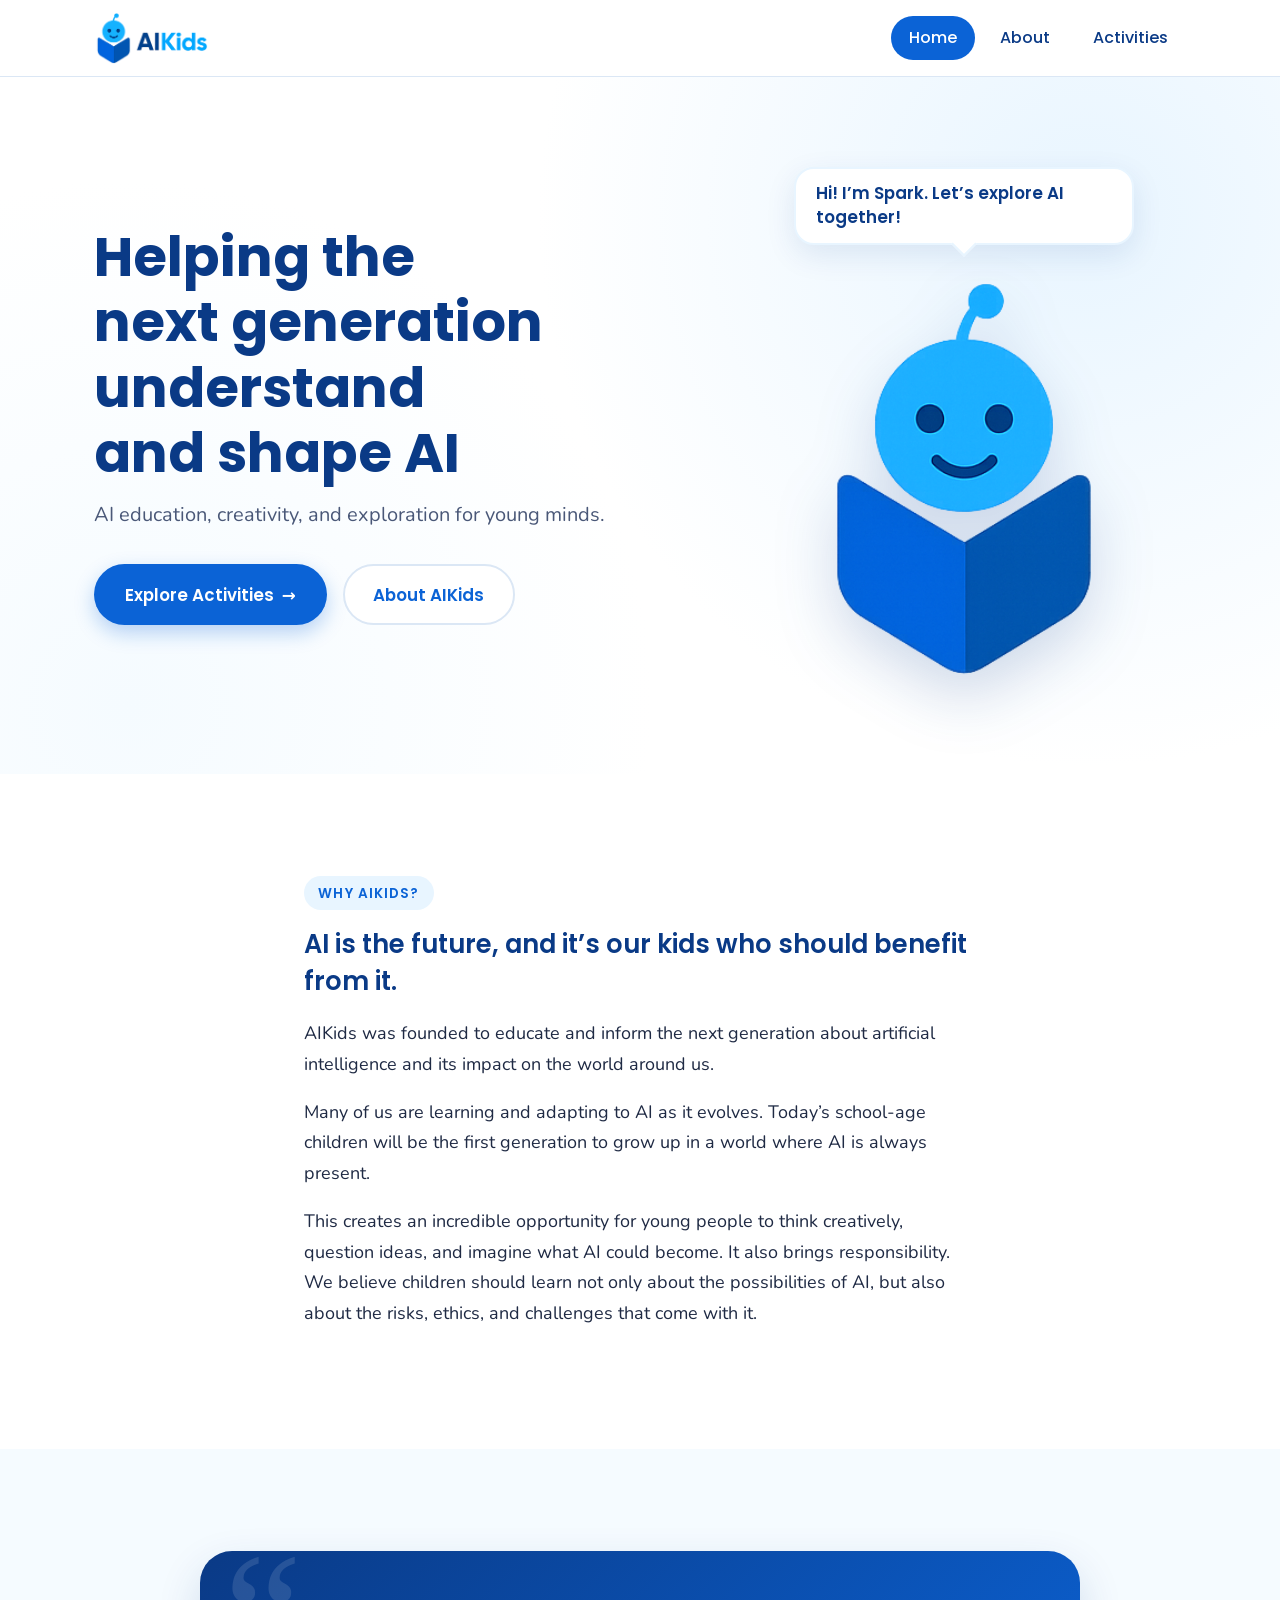
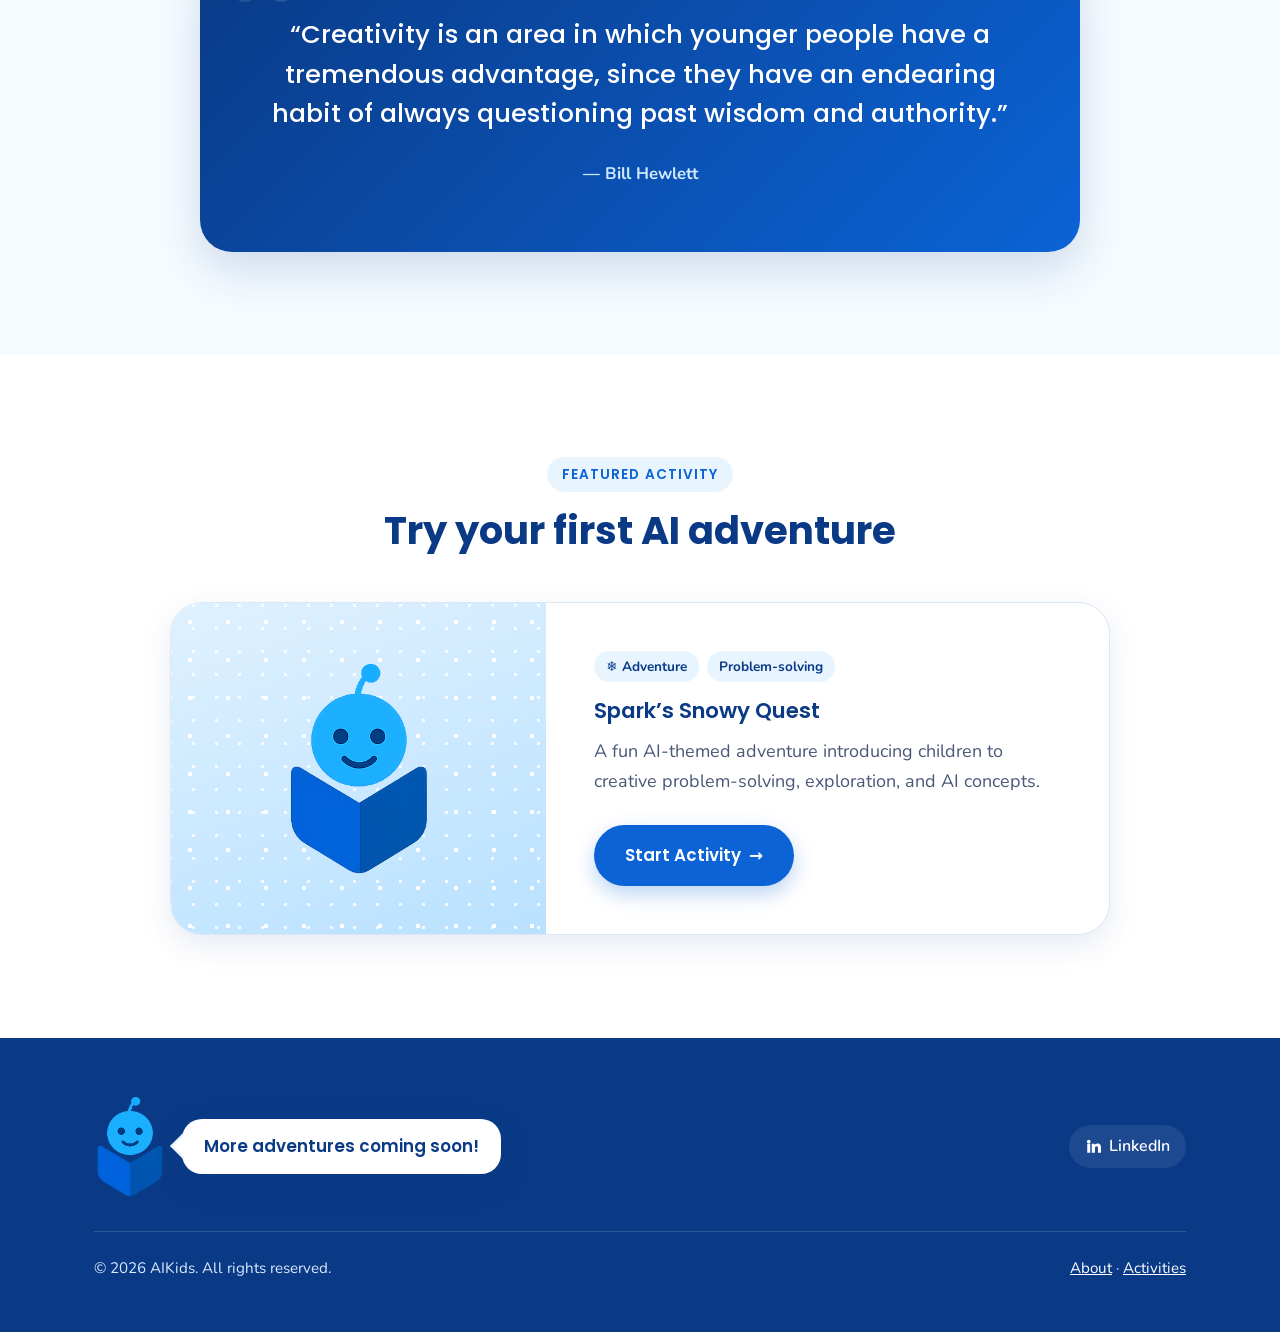
<file: index.html>
<!DOCTYPE html>
<html lang="en-GB">
<head>
  <meta charset="UTF-8">
  <meta name="viewport" content="width=device-width, initial-scale=1.0">

  <!-- EDITABLE: page title & description (shown in Google and browser tabs) -->
  <title>AIKids — Helping the next generation understand and shape AI</title>
  <meta name="description" content="AIKids is a hub for AI education, creativity and exploration for young minds. Meet Spark and try our fun AI activities.">

  <!-- Social sharing preview -->
  <meta property="og:title" content="AIKids">
  <meta property="og:description" content="AI education, creativity, and exploration for young minds.">
  <meta property="og:image" content="images/aikids-logo.png">
  <meta name="theme-color" content="#0b63d6">

  <link rel="icon" type="image/png" href="assets/favicon.png">
  <link rel="apple-touch-icon" href="assets/apple-touch-icon.png">

  <!-- Fonts: Poppins (headings) + Nunito (body text) -->
  <link rel="preconnect" href="https://fonts.googleapis.com">
  <link rel="preconnect" href="https://fonts.gstatic.com" crossorigin>
  <link href="https://fonts.googleapis.com/css2?family=Nunito:wght@400;600;700&family=Poppins:wght@500;600;700&display=swap" rel="stylesheet">

  <link rel="stylesheet" href="style.css">
  <!-- Marks that JavaScript is on, so fade-in effects don't flash -->
  <script>document.documentElement.classList.add("js");</script>
  <script src="script.js" defer></script>
</head>
<body>
  <a class="skip-link" href="#main">Skip to content</a>

  <!-- ================= HEADER (same on every page) ================= -->
  <header class="site-header">
    <nav class="container nav" aria-label="Main">
      <a class="nav__logo" href="index.html" aria-label="AIKids home">
        <img src="images/aikids-logo.png" alt="AIKids" width="480" height="218">
      </a>

      <button class="nav__toggle" type="button" aria-expanded="false" aria-controls="nav-links" aria-label="Open menu">
        <span class="nav__toggle-bar"></span>
      </button>

      <!-- aria-current="page" highlights the page you are on -->
      <ul class="nav__links" id="nav-links">
        <li><a href="index.html" aria-current="page">Home</a></li>
        <li><a href="about.html">About</a></li>
        <li><a href="activities.html">Activities</a></li>
      </ul>
    </nav>
  </header>

  <main id="main">

    <!-- ================= HERO ================= -->
    <section class="hero">
      <div class="container hero__inner">
        <div class="hero__text fade-in">
          <!-- EDITABLE: main headline and sub-heading -->
          <h1>Helping the next generation understand and shape AI</h1>
          <p class="hero__subtitle">AI education, creativity, and exploration for young minds.</p>
          <div class="hero__actions">
            <a class="btn btn--primary" href="activities.html">Explore Activities <span class="btn__arrow" aria-hidden="true">→</span></a>
            <a class="btn btn--secondary" href="about.html">About AIKids</a>
          </div>
        </div>

        <!-- Spark the mascot with a speech bubble -->
        <div class="hero__mascot">
          <p class="speech-bubble speech-bubble--down">Hi! I’m Spark. Let’s explore AI together!</p>
          <img class="hero__mascot-img float" src="images/spark.png" alt="Spark, the friendly blue AIKids robot, reading a book" width="252" height="370">
        </div>
      </div>
    </section>

    <!-- ================= INTRODUCTION ================= -->
    <section class="section intro">
      <div class="container prose fade-in">
        <span class="eyebrow">Why AIKids?</span>
        <!-- EDITABLE: introduction paragraphs -->
        <p class="lead">AI is the future, and it’s our kids who should benefit from it.</p>
        <p>AIKids was founded to educate and inform the next generation about artificial intelligence and its impact on the world around us.</p>
        <p>Many of us are learning and adapting to AI as it evolves. Today’s school-age children will be the first generation to grow up in a world where AI is always present.</p>
        <p>This creates an incredible opportunity for young people to think creatively, question ideas, and imagine what AI could become. It also brings responsibility. We believe children should learn not only about the possibilities of AI, but also about the risks, ethics, and challenges that come with it.</p>
      </div>
    </section>

    <!-- ================= QUOTE ================= -->
    <section class="section section--tinted">
      <div class="container">
        <figure class="quote fade-in">
          <blockquote>
            <p>“Creativity is an area in which younger people have a tremendous advantage, since they have an endearing habit of always questioning past wisdom and authority.”</p>
          </blockquote>
          <figcaption><cite>— Bill Hewlett</cite></figcaption>
        </figure>
      </div>
    </section>

    <!-- ================= FEATURED ACTIVITY ================= -->
    <section class="section">
      <div class="container">
        <div class="section-heading fade-in">
          <span class="eyebrow">Featured activity</span>
          <h2>Try your first AI adventure</h2>
        </div>

        <!-- EDITABLE: featured activity card -->
        <article class="card card--featured fade-in">
          <div class="card__media card__media--snow">
            <img class="float--small" src="images/spark.png" alt="" width="252" height="370">
          </div>
          <div class="card__body">
            <ul class="tags">
              <li class="tag">❄️ Adventure</li>
              <li class="tag">Problem-solving</li>
            </ul>
            <h3>Spark’s Snowy Quest</h3>
            <p>A fun AI-themed adventure introducing children to creative problem-solving, exploration, and AI concepts.</p>
            <div>
              <a class="btn btn--primary" href="https://aikids-public.github.io/spark-snowy-code-quest/" target="_blank" rel="noopener">Start Activity <span class="btn__arrow" aria-hidden="true">→</span><span class="visually-hidden"> (opens in a new tab)</span></a>
            </div>
          </div>
        </article>
      </div>
    </section>

  </main>

  <!-- ================= FOOTER (same on every page) ================= -->
  <footer class="site-footer">
    <div class="container">
      <div class="footer__top">
        <div class="spark-says">
          <img class="spark-says__img float--small" src="images/spark.png" alt="" width="252" height="370">
          <p class="speech-bubble">More adventures coming soon!</p>
        </div>

        <!-- EDITABLE: replace the # link with your real social URL -->
        <ul class="footer__links" aria-label="Social links">
          <!-- HIDDEN FOR NOW: Contact link. To show it again, delete the comment markers around it.
            <li><a href="mailto:hello@example.com">✉️ Contact us</a></li>
          -->
          <li><a href="https://www.linkedin.com/company/aikids/" target="_blank" rel="noopener" aria-label="AIKids on LinkedIn (opens in a new tab)">
            <svg viewBox="0 0 24 24" aria-hidden="true"><path d="M4.98 3.5a2.5 2.5 0 1 1 0 5 2.5 2.5 0 0 1 0-5zM3 9h4v12H3zM9 9h3.8v1.7h.1c.5-1 1.8-2 3.7-2 4 0 4.7 2.6 4.7 6V21h-4v-5.6c0-1.3 0-3-1.9-3s-2.1 1.4-2.1 2.9V21H9z"/></svg>
            LinkedIn</a></li>
          <!-- HIDDEN FOR NOW: YouTube link. To show it again, delete the comment markers around it.
          <li><a href="#" aria-label="AIKids on YouTube (coming soon)">
            <svg viewBox="0 0 24 24" aria-hidden="true"><path d="M23.5 6.2a3 3 0 0 0-2.1-2.1C19.5 3.6 12 3.6 12 3.6s-7.5 0-9.4.5A3 3 0 0 0 .5 6.2 31 31 0 0 0 0 12a31 31 0 0 0 .5 5.8 3 3 0 0 0 2.1 2.1c1.9.5 9.4.5 9.4.5s7.5 0 9.4-.5a3 3 0 0 0 2.1-2.1A31 31 0 0 0 24 12a31 31 0 0 0-.5-5.8zM9.6 15.6V8.4l6.3 3.6z"/></svg>
            YouTube</a></li>
          -->
        </ul>
      </div>

      <div class="footer__bottom">
        <p>© <span id="year">2026</span> AIKids. All rights reserved.</p>
        <p><a href="about.html">About</a> · <a href="activities.html">Activities</a></p>
      </div>
    </div>
  </footer>
</body>
</html>
</file>
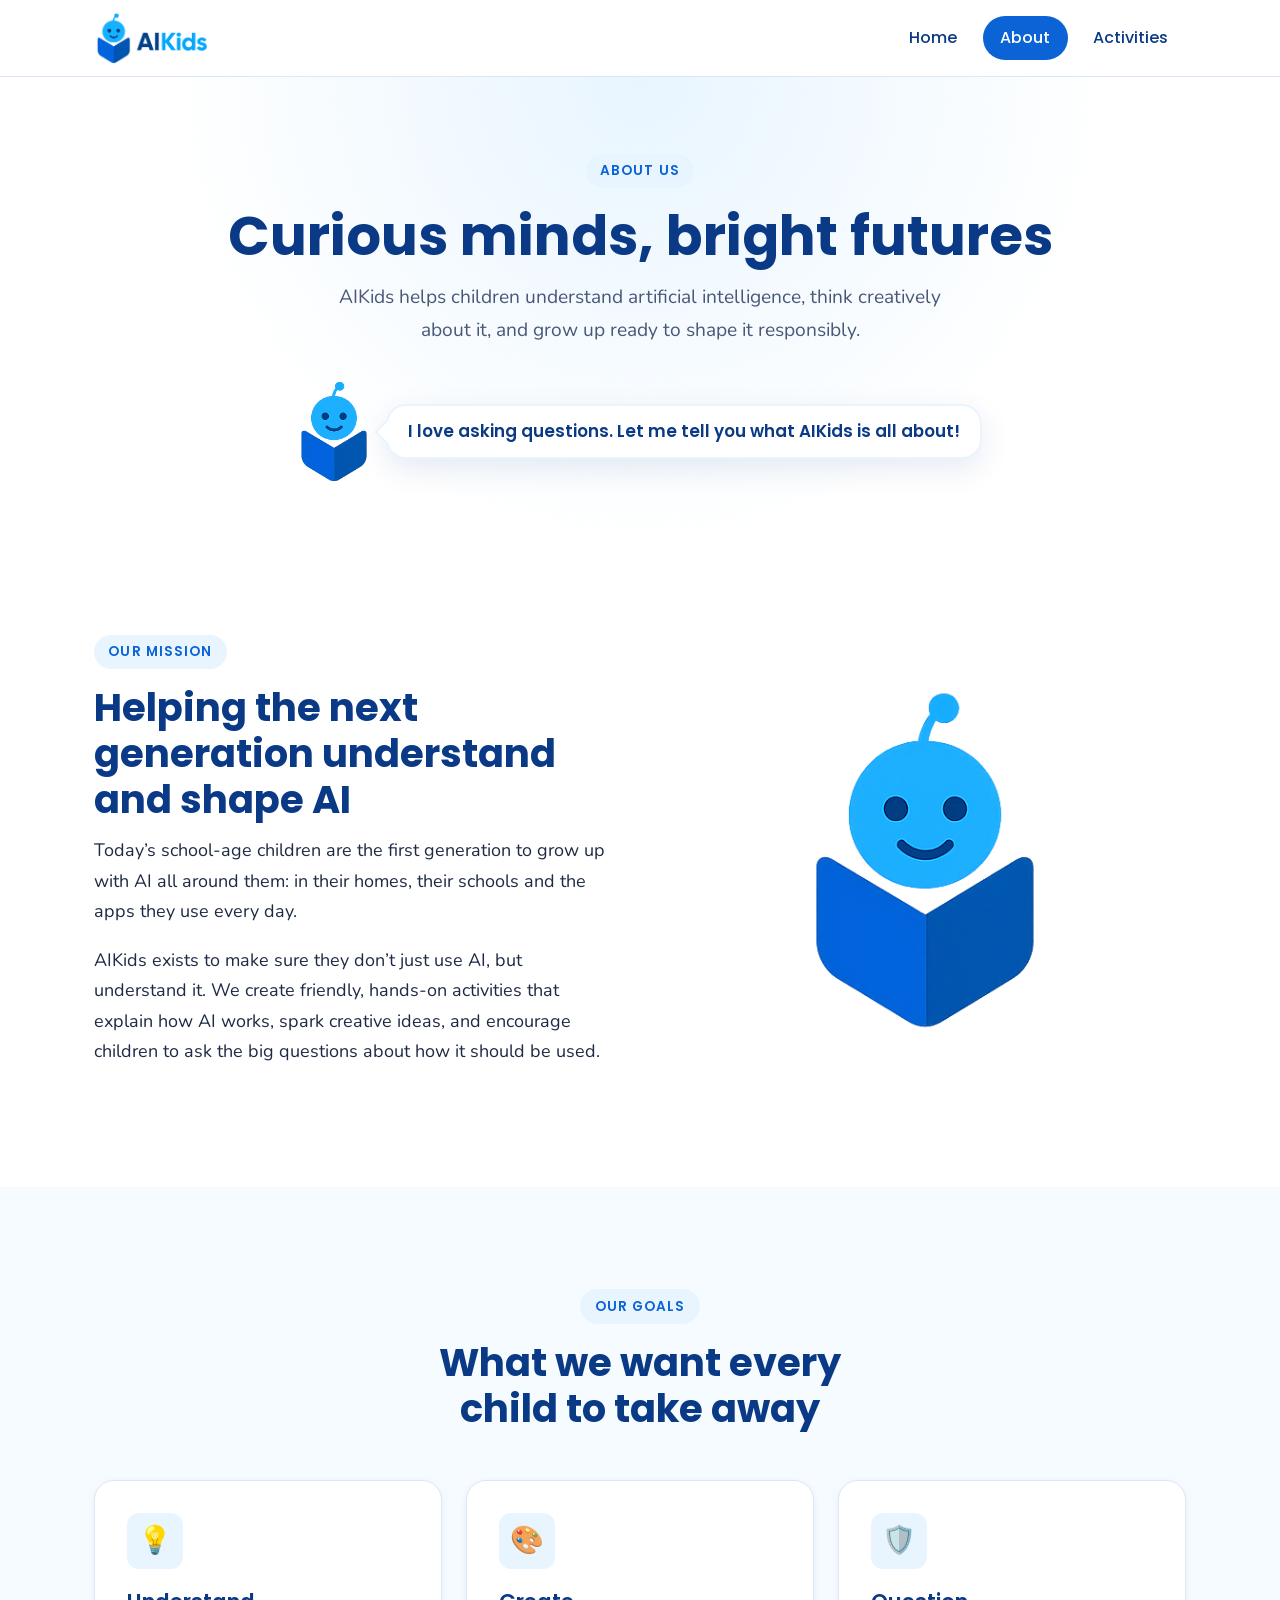
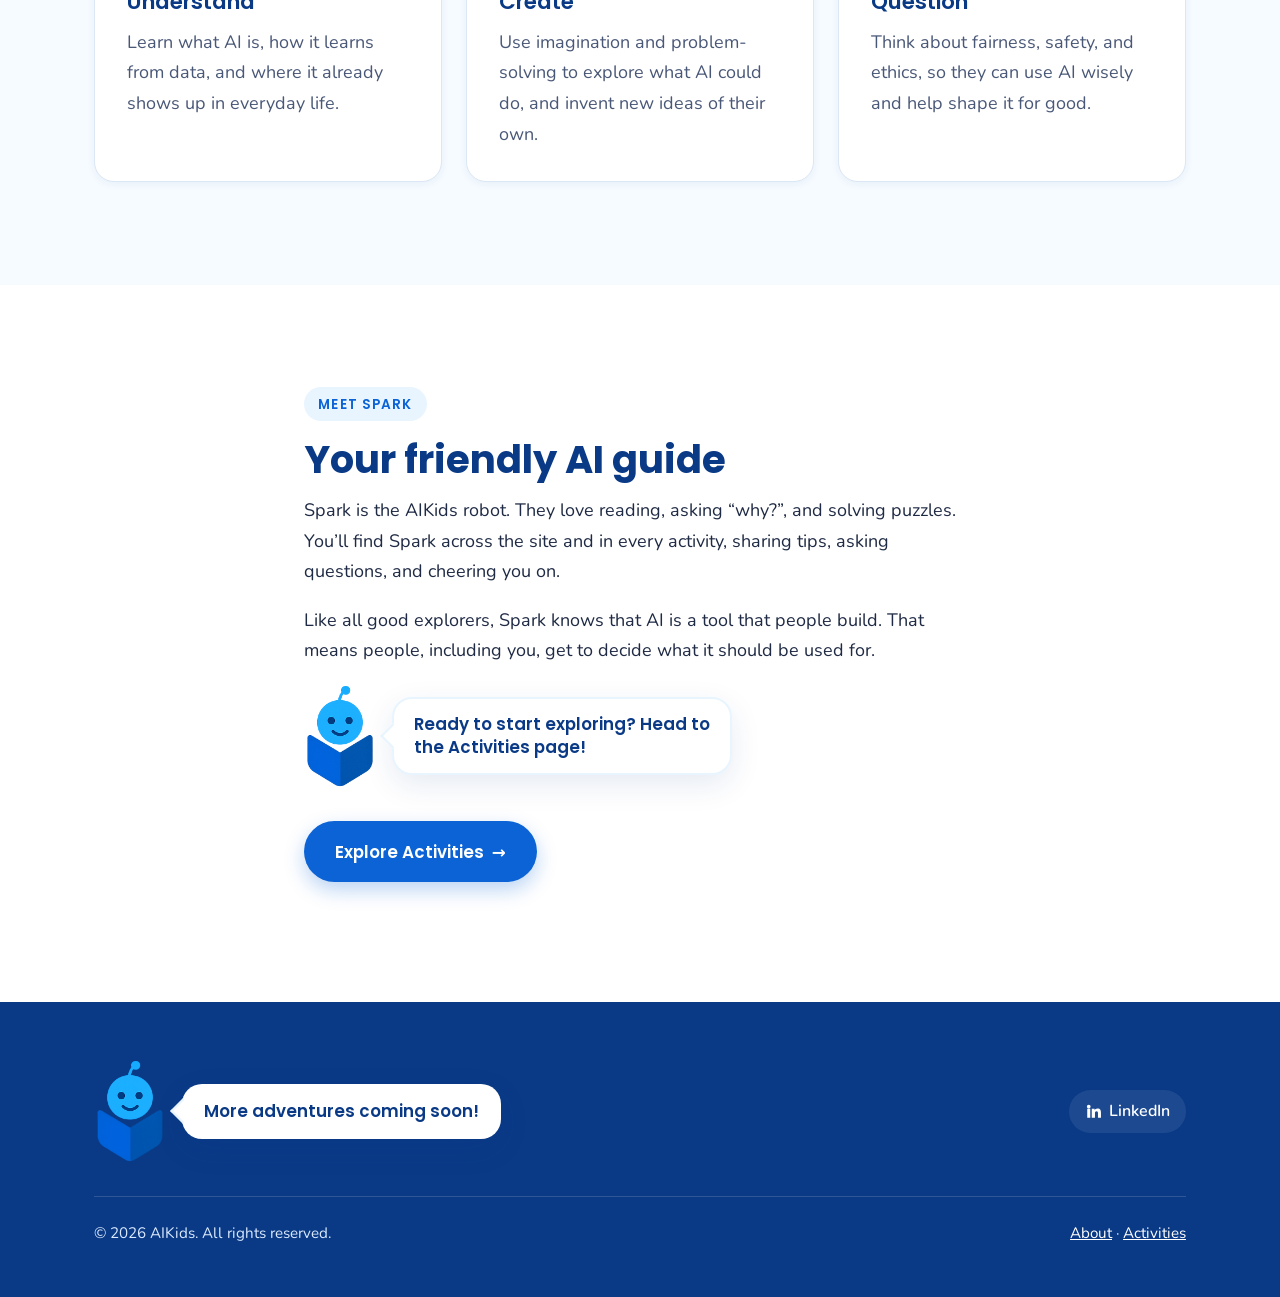
<file: about.html>
<!DOCTYPE html>
<html lang="en-GB">
<head>
  <meta charset="UTF-8">
  <meta name="viewport" content="width=device-width, initial-scale=1.0">

  <!-- EDITABLE: page title & description (shown in Google and browser tabs) -->
  <title>About AIKids — Our mission</title>
  <meta name="description" content="Learn about the AIKids mission: helping children understand AI, think creatively, and use it responsibly.">

  <!-- Social sharing preview -->
  <meta property="og:title" content="AIKids">
  <meta property="og:description" content="AI education, creativity, and exploration for young minds.">
  <meta property="og:image" content="images/aikids-logo.png">
  <meta name="theme-color" content="#0b63d6">

  <link rel="icon" type="image/png" href="assets/favicon.png">
  <link rel="apple-touch-icon" href="assets/apple-touch-icon.png">

  <!-- Fonts: Poppins (headings) + Nunito (body text) -->
  <link rel="preconnect" href="https://fonts.googleapis.com">
  <link rel="preconnect" href="https://fonts.gstatic.com" crossorigin>
  <link href="https://fonts.googleapis.com/css2?family=Nunito:wght@400;600;700&family=Poppins:wght@500;600;700&display=swap" rel="stylesheet">

  <link rel="stylesheet" href="style.css">
  <!-- Marks that JavaScript is on, so fade-in effects don't flash -->
  <script>document.documentElement.classList.add("js");</script>
  <script src="script.js" defer></script>
</head>
<body>
  <a class="skip-link" href="#main">Skip to content</a>

  <!-- ================= HEADER (same on every page) ================= -->
  <header class="site-header">
    <nav class="container nav" aria-label="Main">
      <a class="nav__logo" href="index.html" aria-label="AIKids home">
        <img src="images/aikids-logo.png" alt="AIKids" width="480" height="218">
      </a>

      <button class="nav__toggle" type="button" aria-expanded="false" aria-controls="nav-links" aria-label="Open menu">
        <span class="nav__toggle-bar"></span>
      </button>

      <!-- highlights the page you are on -->
      <ul class="nav__links" id="nav-links">
        <li><a href="index.html">Home</a></li>
        <li><a href="about.html" aria-current="page">About</a></li>
        <li><a href="activities.html">Activities</a></li>
      </ul>
    </nav>
  </header>

  <main id="main">

    <!-- ================= PAGE HERO ================= -->
    <section class="page-hero">
      <div class="container fade-in">
        <span class="eyebrow">About us</span>
        <h1>Curious minds, bright futures</h1>
        <p>AIKids helps children understand artificial intelligence, think creatively about it, and grow up ready to shape it responsibly.</p>
        <div class="spark-says spark-says--center">
          <img class="spark-says__img float" src="images/spark.png" alt="Spark the robot" width="252" height="370">
          <p class="speech-bubble">I love asking questions. Let me tell you what AIKids is all about!</p>
        </div>
      </div>
    </section>

    <!-- ================= MISSION ================= -->
    <section class="section">
      <div class="container split">
        <div class="fade-in">
          <span class="eyebrow">Our mission</span>
          <!-- EDITABLE: mission text -->
          <h2>Helping the next generation understand and shape AI</h2>
          <p>Today’s school-age children are the first generation to grow up with AI all around them: in their homes, their schools and the apps they use every day.</p>
          <p>AIKids exists to make sure they don’t just use AI, but understand it. We create friendly, hands-on activities that explain how AI works, spark creative ideas, and encourage children to ask the big questions about how it should be used.</p>
        </div>
        <div class="split__visual fade-in">
          <img class="float" src="images/spark.png" alt="Spark reading a book" width="252" height="370">
        </div>
      </div>
    </section>

    <!-- ================= GOALS ================= -->
    <section class="section section--tinted">
      <div class="container">
        <div class="section-heading fade-in">
          <span class="eyebrow">Our goals</span>
          <h2>What we want every child to take away</h2>
        </div>

        <!-- EDITABLE: goal cards (copy a <div class="goal"> block to add one) -->
        <div class="goals">
          <div class="goal fade-in">
            <div class="goal__icon" aria-hidden="true">💡</div>
            <h3>Understand</h3>
            <p>Learn what AI is, how it learns from data, and where it already shows up in everyday life.</p>
          </div>
          <div class="goal fade-in">
            <div class="goal__icon" aria-hidden="true">🎨</div>
            <h3>Create</h3>
            <p>Use imagination and problem-solving to explore what AI could do, and invent new ideas of their own.</p>
          </div>
          <div class="goal fade-in">
            <div class="goal__icon" aria-hidden="true">🛡️</div>
            <h3>Question</h3>
            <p>Think about fairness, safety, and ethics, so they can use AI wisely and help shape it for good.</p>
          </div>
        </div>
      </div>
    </section>

    <!-- ================= MEET SPARK ================= -->
    <section class="section">
      <div class="container prose fade-in">
        <span class="eyebrow">Meet Spark</span>
        <h2>Your friendly AI guide</h2>
        <p>Spark is the AIKids robot. They love reading, asking “why?”, and solving puzzles. You’ll find Spark across the site and in every activity, sharing tips, asking questions, and cheering you on.</p>
        <p>Like all good explorers, Spark knows that AI is a tool that people build. That means people, including you, get to decide what it should be used for.</p>
        <div class="spark-says">
          <img class="spark-says__img float--small" src="images/spark.png" alt="" width="252" height="370">
          <p class="speech-bubble">Ready to start exploring? Head to the Activities page!</p>
        </div>
        <p style="margin-top:2rem"><a class="btn btn--primary" href="activities.html">Explore Activities <span class="btn__arrow" aria-hidden="true">→</span></a></p>
      </div>
    </section>

  </main>

  <!-- ================= FOOTER (same on every page) ================= -->
  <footer class="site-footer">
    <div class="container">
      <div class="footer__top">
        <div class="spark-says">
          <img class="spark-says__img float--small" src="images/spark.png" alt="" width="252" height="370">
          <p class="speech-bubble">More adventures coming soon!</p>
        </div>

        <!-- EDITABLE: replace the # link with your real social URL -->
        <ul class="footer__links" aria-label="Social links">
          <!-- HIDDEN FOR NOW: Contact link. To show it again, delete the comment markers around it.
            <li><a href="mailto:hello@example.com">✉️ Contact us</a></li>
          -->
          <li><a href="https://www.linkedin.com/company/aikids/" target="_blank" rel="noopener" aria-label="AIKids on LinkedIn (opens in a new tab)">
            <svg viewBox="0 0 24 24" aria-hidden="true"><path d="M4.98 3.5a2.5 2.5 0 1 1 0 5 2.5 2.5 0 0 1 0-5zM3 9h4v12H3zM9 9h3.8v1.7h.1c.5-1 1.8-2 3.7-2 4 0 4.7 2.6 4.7 6V21h-4v-5.6c0-1.3 0-3-1.9-3s-2.1 1.4-2.1 2.9V21H9z"/></svg>
            LinkedIn</a></li>
          <!-- HIDDEN FOR NOW: YouTube link. To show it again, delete the comment markers around it.
          <li><a href="#" aria-label="AIKids on YouTube (coming soon)">
            <svg viewBox="0 0 24 24" aria-hidden="true"><path d="M23.5 6.2a3 3 0 0 0-2.1-2.1C19.5 3.6 12 3.6 12 3.6s-7.5 0-9.4.5A3 3 0 0 0 .5 6.2 31 31 0 0 0 0 12a31 31 0 0 0 .5 5.8 3 3 0 0 0 2.1 2.1c1.9.5 9.4.5 9.4.5s7.5 0 9.4-.5a3 3 0 0 0 2.1-2.1A31 31 0 0 0 24 12a31 31 0 0 0-.5-5.8zM9.6 15.6V8.4l6.3 3.6z"/></svg>
            YouTube</a></li>
          -->
        </ul>
      </div>

      <div class="footer__bottom">
        <p>© <span id="year">2026</span> AIKids. All rights reserved.</p>
        <p><a href="about.html">About</a> · <a href="activities.html">Activities</a></p>
      </div>
    </div>
  </footer>
</body>
</html>
</file>
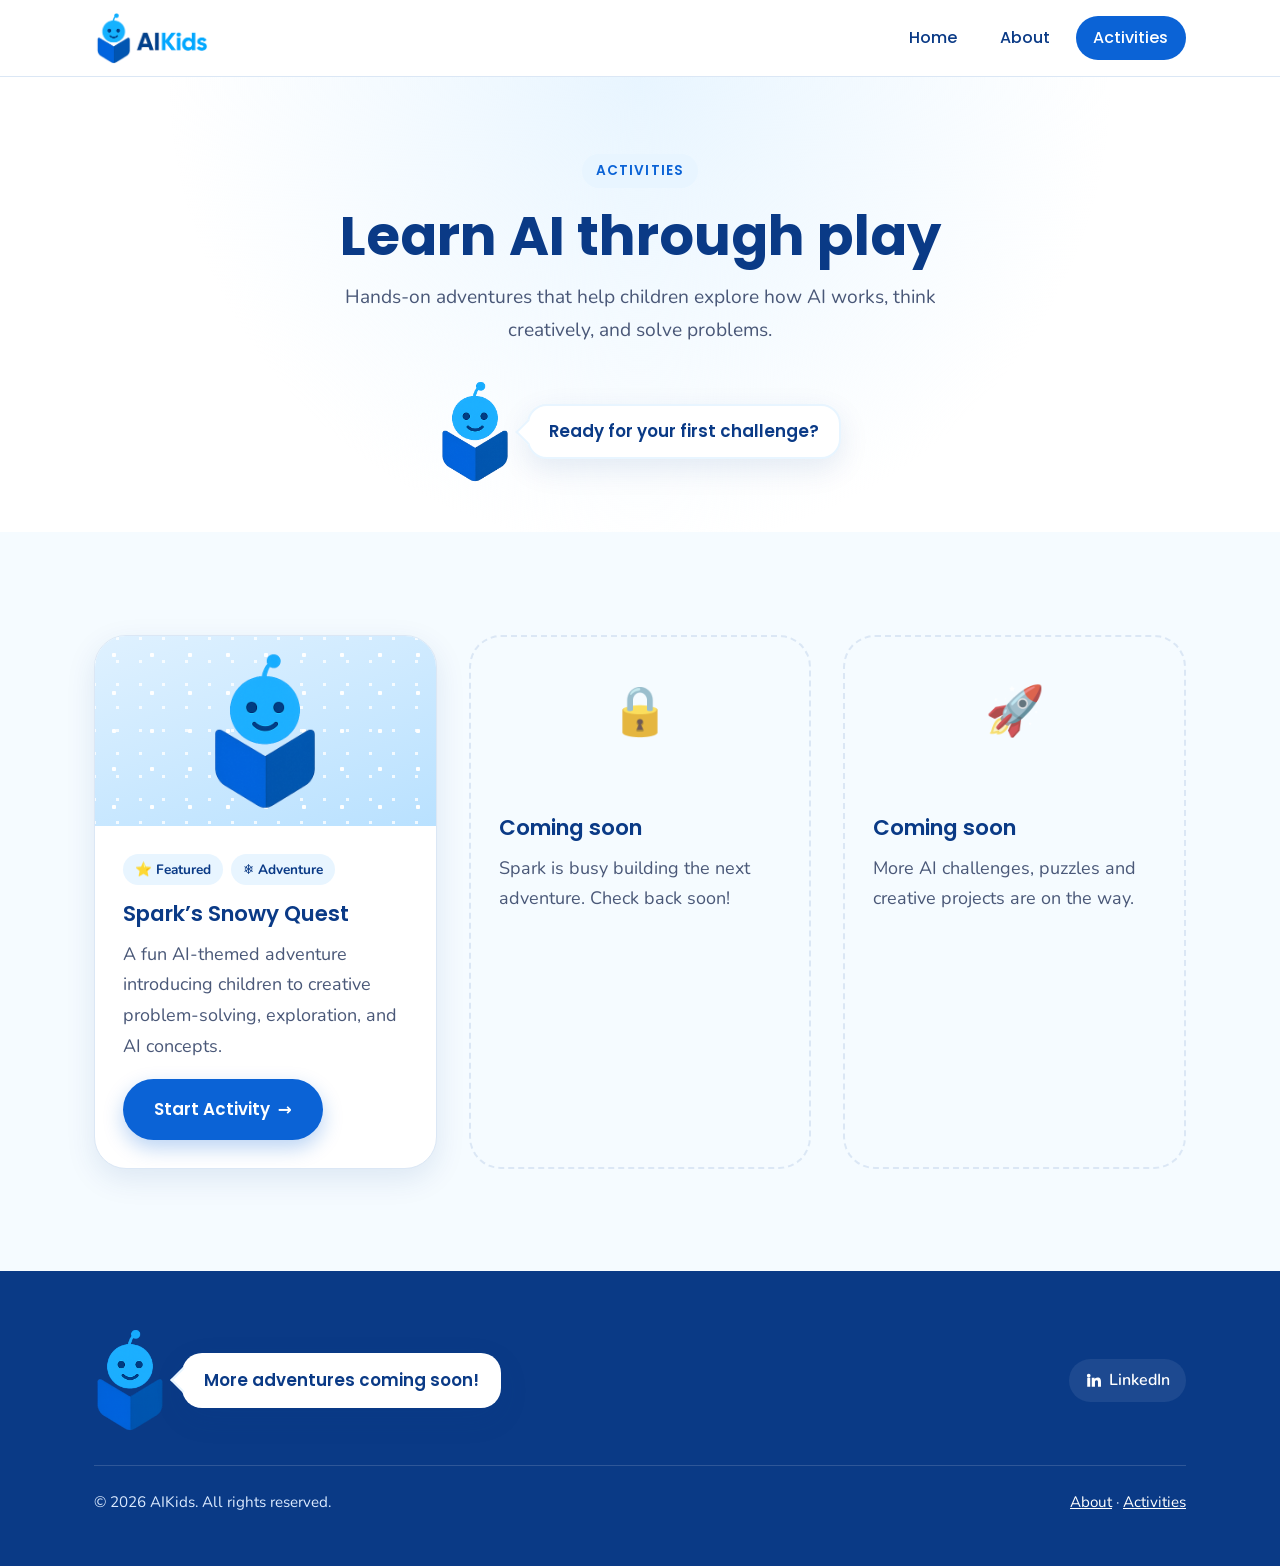
<file: activities.html>
<!DOCTYPE html>
<html lang="en-GB">
<head>
  <meta charset="UTF-8">
  <meta name="viewport" content="width=device-width, initial-scale=1.0">

  <!-- EDITABLE: page title & description (shown in Google and browser tabs) -->
  <title>Activities — AIKids</title>
  <meta name="description" content="Fun, hands-on AI activities for children, starting with Spark’s Snowy Quest.">

  <!-- Social sharing preview -->
  <meta property="og:title" content="AIKids">
  <meta property="og:description" content="AI education, creativity, and exploration for young minds.">
  <meta property="og:image" content="images/aikids-logo.png">
  <meta name="theme-color" content="#0b63d6">

  <link rel="icon" type="image/png" href="assets/favicon.png">
  <link rel="apple-touch-icon" href="assets/apple-touch-icon.png">

  <!-- Fonts: Poppins (headings) + Nunito (body text) -->
  <link rel="preconnect" href="https://fonts.googleapis.com">
  <link rel="preconnect" href="https://fonts.gstatic.com" crossorigin>
  <link href="https://fonts.googleapis.com/css2?family=Nunito:wght@400;600;700&family=Poppins:wght@500;600;700&display=swap" rel="stylesheet">

  <link rel="stylesheet" href="style.css">
  <!-- Marks that JavaScript is on, so fade-in effects don't flash -->
  <script>document.documentElement.classList.add("js");</script>
  <script src="script.js" defer></script>
</head>
<body>
  <a class="skip-link" href="#main">Skip to content</a>

  <!-- ================= HEADER (same on every page) ================= -->
  <header class="site-header">
    <nav class="container nav" aria-label="Main">
      <a class="nav__logo" href="index.html" aria-label="AIKids home">
        <img src="images/aikids-logo.png" alt="AIKids" width="480" height="218">
      </a>

      <button class="nav__toggle" type="button" aria-expanded="false" aria-controls="nav-links" aria-label="Open menu">
        <span class="nav__toggle-bar"></span>
      </button>

      <!-- highlights the page you are on -->
      <ul class="nav__links" id="nav-links">
        <li><a href="index.html">Home</a></li>
        <li><a href="about.html">About</a></li>
        <li><a href="activities.html" aria-current="page">Activities</a></li>
      </ul>
    </nav>
  </header>

  <main id="main">

    <!-- ================= PAGE HERO ================= -->
    <section class="page-hero">
      <div class="container fade-in">
        <span class="eyebrow">Activities</span>
        <h1>Learn AI through play</h1>
        <p>Hands-on adventures that help children explore how AI works, think creatively, and solve problems.</p>
        <div class="spark-says spark-says--center">
          <img class="spark-says__img float" src="images/spark.png" alt="Spark the robot" width="252" height="370">
          <p class="speech-bubble">Ready for your first challenge?</p>
        </div>
      </div>
    </section>

    <!-- ================= ACTIVITY CARDS =================
         HOW TO ADD A NEW ACTIVITY:
         1. Copy one whole <article class="card"> ... </article> block.
         2. Paste it inside <div class="activity-grid">, after the last real activity.
         3. Change the title, description, tags and the button link (href).
         4. Delete one of the "Coming soon" placeholder cards if you like.
         The grid automatically arranges cards for desktop, tablet and mobile.
    ====================================================== -->
    <section class="section section--tinted">
      <div class="container">
        <div class="activity-grid">

          <!-- ACTIVITY 1: Spark's Snowy Quest -->
          <article class="card fade-in">
            <div class="card__media card__media--snow">
              <img class="float--small" src="images/spark.png" alt="" width="252" height="370">
            </div>
            <div class="card__body">
              <ul class="tags">
                <li class="tag">⭐ Featured</li>
                <li class="tag">❄️ Adventure</li>
              </ul>
              <h3>Spark’s Snowy Quest</h3>
              <p>A fun AI-themed adventure introducing children to creative problem-solving, exploration, and AI concepts.</p>
              <div>
                <a class="btn btn--primary" href="https://aikids-public.github.io/spark-snowy-code-quest/" target="_blank" rel="noopener">Start Activity <span class="btn__arrow" aria-hidden="true">→</span><span class="visually-hidden"> (opens in a new tab)</span></a>
              </div>
            </div>
          </article>

          <!-- PLACEHOLDER: future activity -->
          <article class="card card--placeholder fade-in" aria-label="Activity coming soon">
            <div class="card__media" aria-hidden="true">🔒</div>
            <div class="card__body">
              <h3>Coming soon</h3>
              <p>Spark is busy building the next adventure. Check back soon!</p>
            </div>
          </article>

          <!-- PLACEHOLDER: future activity -->
          <article class="card card--placeholder fade-in" aria-label="Activity coming soon">
            <div class="card__media" aria-hidden="true">🚀</div>
            <div class="card__body">
              <h3>Coming soon</h3>
              <p>More AI challenges, puzzles and creative projects are on the way.</p>
            </div>
          </article>

        </div>
      </div>
    </section>

  </main>

  <!-- ================= FOOTER (same on every page) ================= -->
  <footer class="site-footer">
    <div class="container">
      <div class="footer__top">
        <div class="spark-says">
          <img class="spark-says__img float--small" src="images/spark.png" alt="" width="252" height="370">
          <p class="speech-bubble">More adventures coming soon!</p>
        </div>

        <!-- EDITABLE: replace the # link with your real social URL -->
        <ul class="footer__links" aria-label="Social links">
          <!-- HIDDEN FOR NOW: Contact link. To show it again, delete the comment markers around it.
            <li><a href="mailto:hello@example.com">✉️ Contact us</a></li>
          -->
          <li><a href="https://www.linkedin.com/company/aikids/" target="_blank" rel="noopener" aria-label="AIKids on LinkedIn (opens in a new tab)">
            <svg viewBox="0 0 24 24" aria-hidden="true"><path d="M4.98 3.5a2.5 2.5 0 1 1 0 5 2.5 2.5 0 0 1 0-5zM3 9h4v12H3zM9 9h3.8v1.7h.1c.5-1 1.8-2 3.7-2 4 0 4.7 2.6 4.7 6V21h-4v-5.6c0-1.3 0-3-1.9-3s-2.1 1.4-2.1 2.9V21H9z"/></svg>
            LinkedIn</a></li>
          <!-- HIDDEN FOR NOW: YouTube link. To show it again, delete the comment markers around it.
          <li><a href="#" aria-label="AIKids on YouTube (coming soon)">
            <svg viewBox="0 0 24 24" aria-hidden="true"><path d="M23.5 6.2a3 3 0 0 0-2.1-2.1C19.5 3.6 12 3.6 12 3.6s-7.5 0-9.4.5A3 3 0 0 0 .5 6.2 31 31 0 0 0 0 12a31 31 0 0 0 .5 5.8 3 3 0 0 0 2.1 2.1c1.9.5 9.4.5 9.4.5s7.5 0 9.4-.5a3 3 0 0 0 2.1-2.1A31 31 0 0 0 24 12a31 31 0 0 0-.5-5.8zM9.6 15.6V8.4l6.3 3.6z"/></svg>
            YouTube</a></li>
          -->
        </ul>
      </div>

      <div class="footer__bottom">
        <p>© <span id="year">2026</span> AIKids. All rights reserved.</p>
        <p><a href="about.html">About</a> · <a href="activities.html">Activities</a></p>
      </div>
    </div>
  </footer>
</body>
</html>
</file>
<file: style.css>
/* ==========================================================================
   AIKids — Main Stylesheet
   --------------------------------------------------------------------------
   HOW THIS FILE IS ORGANISED
   1.  Design tokens (colours, fonts, spacing)  <-- EDIT HERE to re-theme
   2.  Base / reset
   3.  Layout helpers
   4.  Header & navigation
   5.  Buttons
   6.  Spark mascot & speech bubbles
   7.  Hero
   8.  Content sections (intro, quote, about)
   9.  Activity cards
   10. Footer
   11. Animations (float + fade-in on scroll)
   12. Responsive tweaks (tablet / mobile)
   ========================================================================== */


/* 1. DESIGN TOKENS -----------------------------------------------------------
   Change these values to update colours/fonts across the WHOLE site.
   Colours are taken from the AIKids logo.
   ------------------------------------------------------------------------- */
:root {
  /* Brand colours */
  --navy: #0a3a86;        /* "AI" in the logo — headings & main text accents */
  --blue: #0b63d6;        /* Book blue — buttons & links (passes AA on white) */
  --blue-dark: #084aa3;   /* Button hover */
  --sky: #1aa7ff;         /* Spark's head / "Kids" — decoration only */
  --sky-soft: #e8f5ff;    /* Very light blue panels */
  --sky-softer: #f5fbff;  /* Alternate section background */

  /* Neutrals */
  --white: #ffffff;
  --text: #1f2a44;        /* Body text (high contrast) */
  --text-muted: #4a5878;  /* Secondary text (still AA on white) */
  --border: #dbe7f5;

  /* Fonts (loaded from Google Fonts in each HTML <head>) */
  --font-heading: "Poppins", system-ui, -apple-system, "Segoe UI", sans-serif;
  --font-body: "Nunito", system-ui, -apple-system, "Segoe UI", sans-serif;

  /* Shape & depth */
  --radius-sm: 12px;
  --radius: 20px;
  --radius-lg: 32px;
  --radius-pill: 999px;
  --shadow-sm: 0 2px 8px rgba(10, 58, 134, 0.06);
  --shadow: 0 10px 30px rgba(10, 58, 134, 0.10);
  --shadow-lg: 0 18px 44px rgba(10, 58, 134, 0.16);

  /* Layout */
  --max-width: 1140px;
  --section-space: clamp(4rem, 8vw, 6.5rem);
}


/* 2. BASE / RESET ---------------------------------------------------------- */
*,
*::before,
*::after {
  box-sizing: border-box;
}

html {
  scroll-behavior: smooth;
}

body {
  margin: 0;
  font-family: var(--font-body);
  font-size: 1.125rem;          /* 18px — comfortable for young readers */
  line-height: 1.7;
  color: var(--text);
  background: var(--white);
  -webkit-font-smoothing: antialiased;
}

img {
  max-width: 100%;
  height: auto;
  display: block;
}

h1, h2, h3 {
  font-family: var(--font-heading);
  color: var(--navy);
  line-height: 1.2;
  margin: 0 0 0.75rem;
  text-wrap: balance;   /* avoids a single word left alone on the last line */
}

h1 { font-size: clamp(2.1rem, 4.5vw, 3.4rem); font-weight: 700; }
h2 { font-size: clamp(1.7rem, 3.2vw, 2.4rem); font-weight: 700; }
h3 { font-size: 1.35rem; font-weight: 600; }

p { margin: 0 0 1.1rem; }

a { color: var(--blue); }
a:hover { color: var(--blue-dark); }

/* Clear keyboard focus ring for accessibility */
:focus-visible {
  outline: 3px solid var(--sky);
  outline-offset: 3px;
  border-radius: 6px;
}

/* "Skip to content" link — visible only when focused with keyboard */
.skip-link {
  position: absolute;
  left: 1rem;
  top: -4rem;
  background: var(--navy);
  color: var(--white);
  padding: 0.6rem 1rem;
  border-radius: var(--radius-sm);
  z-index: 200;
  text-decoration: none;
}
.skip-link:focus { top: 1rem; color: var(--white); }


/* 3. LAYOUT HELPERS -------------------------------------------------------- */
.container {
  width: 100%;
  max-width: var(--max-width);
  margin: 0 auto;
  padding: 0 1.5rem;
}

.section {
  padding: var(--section-space) 0;
}

.section--tinted {
  background: var(--sky-softer);
}

.section-heading {
  text-align: center;
  max-width: 700px;
  margin: 0 auto 3rem;
}

.section-heading p {
  color: var(--text-muted);
}

/* Small coloured label above headings, e.g. "FEATURED" */
.eyebrow {
  display: inline-block;
  font-family: var(--font-heading);
  font-size: 0.85rem;
  font-weight: 600;
  letter-spacing: 0.08em;
  text-transform: uppercase;
  color: var(--blue);
  background: var(--sky-soft);
  padding: 0.35rem 0.9rem;
  border-radius: var(--radius-pill);
  margin-bottom: 1rem;
}

/* Readable text column */
.prose {
  max-width: 720px;
  margin: 0 auto;
}


/* 4. HEADER & NAVIGATION --------------------------------------------------- */
.site-header {
  position: sticky;
  top: 0;
  z-index: 100;
  background: rgba(255, 255, 255, 0.94);
  backdrop-filter: blur(8px);
  -webkit-backdrop-filter: blur(8px);
  border-bottom: 1px solid var(--border);
}

.nav {
  display: flex;
  align-items: center;
  justify-content: space-between;
  min-height: 76px;
}

.nav__logo img {
  height: 52px;
  width: auto;
}

.nav__links {
  display: flex;
  gap: 0.5rem;
  list-style: none;
  margin: 0;
  padding: 0;
}

.nav__links a {
  display: block;
  font-family: var(--font-heading);
  font-weight: 500;
  font-size: 1rem;
  color: var(--navy);
  text-decoration: none;
  padding: 0.55rem 1.1rem;
  border-radius: var(--radius-pill);
  transition: background 0.2s ease, color 0.2s ease;
}

.nav__links a:hover {
  background: var(--sky-soft);
}

/* The current page is highlighted (set by aria-current="page" in the HTML) */
.nav__links a[aria-current="page"] {
  background: var(--blue);
  color: var(--white);
}

/* Mobile menu button — hidden on desktop */
.nav__toggle {
  display: none;
  background: var(--sky-soft);
  border: 0;
  border-radius: var(--radius-sm);
  width: 46px;
  height: 46px;
  cursor: pointer;
  padding: 0;
  align-items: center;
  justify-content: center;
}

.nav__toggle-bar,
.nav__toggle-bar::before,
.nav__toggle-bar::after {
  display: block;
  width: 22px;
  height: 2.5px;
  background: var(--navy);
  border-radius: 2px;
  position: relative;
  transition: transform 0.25s ease, background 0.25s ease;
}
.nav__toggle-bar::before,
.nav__toggle-bar::after {
  content: "";
  position: absolute;
  left: 0;
}
.nav__toggle-bar::before { top: -7px; }
.nav__toggle-bar::after  { top: 7px; }

/* Turn the "burger" into an X when the menu is open */
.nav__toggle[aria-expanded="true"] .nav__toggle-bar { background: transparent; }
.nav__toggle[aria-expanded="true"] .nav__toggle-bar::before { transform: translateY(7px) rotate(45deg); }
.nav__toggle[aria-expanded="true"] .nav__toggle-bar::after  { transform: translateY(-7px) rotate(-45deg); }


/* 5. BUTTONS --------------------------------------------------------------- */
.btn {
  display: inline-flex;
  align-items: center;
  gap: 0.5rem;
  font-family: var(--font-heading);
  font-weight: 600;
  font-size: 1.05rem;
  text-decoration: none;
  padding: 0.9rem 1.8rem;
  border-radius: var(--radius-pill);
  border: 2px solid transparent;
  cursor: pointer;
  transition: transform 0.2s ease, box-shadow 0.2s ease, background 0.2s ease;
}

.btn--primary {
  background: var(--blue);
  color: var(--white);
  box-shadow: 0 8px 20px rgba(11, 99, 214, 0.28);
}
.btn--primary:hover {
  background: var(--blue-dark);
  color: var(--white);
  transform: translateY(-2px);
  box-shadow: 0 12px 26px rgba(11, 99, 214, 0.34);
}

.btn--secondary {
  background: var(--white);
  color: var(--blue);
  border-color: var(--border);
}
.btn--secondary:hover {
  border-color: var(--blue);
  color: var(--blue-dark);
  transform: translateY(-2px);
}

.btn__arrow {
  transition: transform 0.2s ease;
}
.btn:hover .btn__arrow {
  transform: translateX(3px);
}


/* 6. SPARK MASCOT & SPEECH BUBBLES ----------------------------------------- */
/* Wrapper that holds Spark + their speech bubble side by side */
.spark-says {
  display: flex;
  align-items: center;
  gap: 1rem;
}

.spark-says--center {
  justify-content: center;
}

.spark-says__img {
  width: 72px;
  flex-shrink: 0;
}

.speech-bubble {
  position: relative;
  background: var(--white);
  color: var(--navy);
  font-family: var(--font-heading);
  font-weight: 600;
  font-size: 1.05rem;
  line-height: 1.4;
  padding: 0.85rem 1.25rem;
  border-radius: var(--radius);
  box-shadow: var(--shadow);
  border: 2px solid var(--sky-soft);
  max-width: 340px;
  margin: 0;
}

/* Stop page-hero paragraph spacing from pushing the bubble away from Spark */
.page-hero .speech-bubble {
  margin: 0;
  color: var(--navy);
  font-size: 1.05rem;
}

/* Little triangle "tail" pointing left towards Spark */
.speech-bubble::before {
  content: "";
  position: absolute;
  left: -10px;
  top: 50%;
  width: 18px;
  height: 18px;
  background: var(--white);
  border-left: 2px solid var(--sky-soft);
  border-bottom: 2px solid var(--sky-soft);
  transform: translateY(-50%) rotate(45deg);
}

/* Variant: tail points down (used above the hero mascot) */
.speech-bubble--down::before {
  left: 50%;
  top: auto;
  bottom: -10px;
  transform: translateX(-50%) rotate(-45deg);
}


/* 7. HERO ------------------------------------------------------------------ */
.hero {
  position: relative;
  overflow: hidden;
  padding: clamp(3rem, 7vw, 6rem) 0;
  background:
    radial-gradient(circle at 85% 20%, var(--sky-soft) 0, transparent 45%),
    radial-gradient(circle at 10% 90%, var(--sky-softer) 0, transparent 40%),
    var(--white);
}

.hero__inner {
  display: grid;
  grid-template-columns: 1.15fr 0.85fr;
  align-items: center;
  gap: 3rem;
}

.hero__subtitle {
  font-size: 1.25rem;
  color: var(--text-muted);
  max-width: 520px;
  margin-bottom: 2rem;
}

.hero__actions {
  display: flex;
  flex-wrap: wrap;
  gap: 1rem;
}

.hero__mascot {
  display: flex;
  flex-direction: column;
  align-items: center;
  gap: 1.75rem;
}

.hero__mascot-img {
  width: min(280px, 70%);
  filter: drop-shadow(0 24px 30px rgba(10, 58, 134, 0.18));
}

/* Smaller page hero used on About & Activities */
.page-hero {
  padding: clamp(3rem, 6vw, 5rem) 0 clamp(2rem, 4vw, 3rem);
  text-align: center;
  background:
    radial-gradient(circle at 50% 0%, var(--sky-soft) 0, transparent 60%),
    var(--white);
}

.page-hero p {
  color: var(--text-muted);
  font-size: 1.2rem;
  max-width: 640px;
  margin: 0 auto 2rem;
}


/* 8. CONTENT SECTIONS ------------------------------------------------------ */
/* Introduction — first paragraph stands out */
.intro .lead {
  font-family: var(--font-heading);
  font-size: clamp(1.3rem, 2.4vw, 1.6rem);
  font-weight: 600;
  color: var(--navy);
  line-height: 1.45;
}

/* Quote panel */
.quote {
  position: relative;
  max-width: 880px;
  margin: 0 auto;
  padding: clamp(2.5rem, 6vw, 4rem);
  border-radius: var(--radius-lg);
  background: linear-gradient(135deg, var(--navy) 0%, var(--blue) 100%);
  color: var(--white);
  box-shadow: var(--shadow-lg);
  text-align: center;
  overflow: hidden;
}

/* Decorative large quote mark */
.quote::before {
  content: "\201C";
  position: absolute;
  top: -1.5rem;
  left: 1.5rem;
  font-family: Georgia, serif;
  font-size: 11rem;
  line-height: 1;
  color: rgba(255, 255, 255, 0.12);
}

.quote blockquote {
  margin: 0;
}

.quote p {
  position: relative;
  font-family: var(--font-heading);
  font-size: clamp(1.2rem, 2.4vw, 1.6rem);
  font-weight: 500;
  line-height: 1.55;
  margin-bottom: 1.5rem;
}

.quote cite {
  font-style: normal;
  font-weight: 700;
  font-size: 1.05rem;
  color: #cfe9ff;
}

/* About page: goal cards */
.goals {
  display: grid;
  grid-template-columns: repeat(3, 1fr);
  gap: 1.5rem;
}

.goal {
  background: var(--white);
  border: 1px solid var(--border);
  border-radius: var(--radius);
  padding: 2rem;
  box-shadow: var(--shadow-sm);
  transition: transform 0.25s ease, box-shadow 0.25s ease;
}

.goal:hover {
  transform: translateY(-4px);
  box-shadow: var(--shadow);
}

.goal__icon {
  width: 56px;
  height: 56px;
  display: grid;
  place-items: center;
  font-size: 1.7rem;
  background: var(--sky-soft);
  border-radius: var(--radius-sm);
  margin-bottom: 1.25rem;
}

.goal p {
  color: var(--text-muted);
  margin: 0;
}

/* Two-column text + Spark block (About page) */
.split {
  display: grid;
  grid-template-columns: 1fr 1fr;
  gap: 3rem;
  align-items: center;
}

.split__visual {
  display: flex;
  justify-content: center;
}

.split__visual img {
  width: min(240px, 60%);
}


/* 9. ACTIVITY CARDS -------------------------------------------------------- */
/* Grid that holds all activity cards — add more cards and they flow in. */
.activity-grid {
  display: grid;
  grid-template-columns: repeat(auto-fill, minmax(300px, 1fr));
  gap: 2rem;
}

.card {
  display: flex;
  flex-direction: column;
  background: var(--white);
  border: 1px solid var(--border);
  border-radius: var(--radius-lg);
  overflow: hidden;
  box-shadow: var(--shadow);
  transition: transform 0.25s ease, box-shadow 0.25s ease;
}

.card:hover {
  transform: translateY(-6px);
  box-shadow: var(--shadow-lg);
}

/* Coloured top area of each card (holds an emoji/illustration) */
.card__media {
  position: relative;
  display: grid;
  place-items: center;
  min-height: 190px;
  background: linear-gradient(160deg, #dff1ff 0%, #b9e1ff 100%);
}

.card__media img {
  position: relative;
  z-index: 1;          /* keeps Spark in front of the snow dots */
  width: 110px;
}

/* Gentle snow dots for the Snowy Quest card */
.card__media--snow::after {
  content: "";
  position: absolute;
  inset: 0;
  background-image:
    radial-gradient(circle, #fff 2px, transparent 2.5px),
    radial-gradient(circle, rgba(255,255,255,0.8) 1.5px, transparent 2px);
  background-size: 38px 38px, 23px 23px;
  background-position: 0 0, 11px 14px;
  pointer-events: none;
}

.card__body {
  display: flex;
  flex-direction: column;
  flex: 1;
  padding: 1.75rem;
}

.card__body p {
  color: var(--text-muted);
  flex: 1;
}

/* Little tags, e.g. age range / topic */
.tags {
  display: flex;
  flex-wrap: wrap;
  gap: 0.5rem;
  list-style: none;
  padding: 0;
  margin: 0 0 1rem;
}

.tag {
  font-size: 0.85rem;
  font-weight: 700;
  color: var(--navy);
  background: var(--sky-soft);
  padding: 0.25rem 0.75rem;
  border-radius: var(--radius-pill);
}

/* Large featured card on the homepage (image left, text right) */
.card--featured {
  flex-direction: row;
  max-width: 940px;
  margin: 0 auto;
}

.card--featured .card__media {
  flex: 0 0 40%;
  min-height: 300px;
}

.card--featured .card__media img {
  width: 150px;
}

.card--featured .card__body {
  padding: clamp(2rem, 4vw, 3rem);
  justify-content: center;
}

.card--featured .card__body p {
  flex: 0;
  margin-bottom: 1.75rem;
}

/* "Coming soon" placeholder cards */
.card--placeholder {
  border: 2px dashed var(--border);
  box-shadow: none;
  background: var(--sky-softer);
}

.card--placeholder:hover {
  transform: none;
  box-shadow: none;
}

.card--placeholder .card__media {
  background: transparent;
  min-height: 150px;
  font-size: 3rem;
  opacity: 0.8;
}


/* 10. FOOTER --------------------------------------------------------------- */
.site-footer {
  background: var(--navy);
  color: #dbeaff;
  padding: 3.5rem 0 2rem;
  font-size: 1rem;
}

.footer__top {
  display: flex;
  flex-wrap: wrap;
  align-items: center;
  justify-content: space-between;
  gap: 2rem;
  padding-bottom: 2rem;
  border-bottom: 1px solid rgba(255, 255, 255, 0.15);
}

/* Spark's footer speech bubble sits on the dark background */
.site-footer .speech-bubble {
  border-color: transparent;
}

.footer__links {
  display: flex;
  flex-wrap: wrap;
  gap: 0.75rem;
  list-style: none;
  margin: 0;
  padding: 0;
}

.footer__links a {
  display: inline-flex;
  align-items: center;
  gap: 0.4rem;
  color: var(--white);
  text-decoration: none;
  font-weight: 600;
  padding: 0.5rem 1rem;
  border-radius: var(--radius-pill);
  background: rgba(255, 255, 255, 0.08);
  transition: background 0.2s ease;
}

.footer__links a:hover {
  background: rgba(255, 255, 255, 0.18);
  color: var(--white);
}

.footer__links svg {
  width: 18px;
  height: 18px;
  fill: currentColor;
}

.footer__bottom {
  display: flex;
  flex-wrap: wrap;
  justify-content: space-between;
  gap: 1rem;
  padding-top: 1.5rem;
  font-size: 0.95rem;
}

.footer__bottom a { color: var(--white); }


/* 11. ANIMATIONS ----------------------------------------------------------- */
/* Spark's gentle float — add class="float" to any element */
@keyframes float {
  0%, 100% { transform: translateY(0); }
  50%      { transform: translateY(-12px); }
}

.float {
  animation: float 4.5s ease-in-out infinite;
}

/* Smaller, slower float for little Spark icons */
.float--small {
  animation: float 5.5s ease-in-out infinite;
  animation-name: float-small;
}

@keyframes float-small {
  0%, 100% { transform: translateY(0); }
  50%      { transform: translateY(-6px); }
}

/* Fade-in on scroll.
   Add class="fade-in" to any element. script.js adds "is-visible"
   when it scrolls into view. The .js class means content is never
   hidden if JavaScript is turned off. */
.js .fade-in {
  opacity: 0;
  transform: translateY(24px);
  transition: opacity 0.7s ease, transform 0.7s ease;
}

.js .fade-in.is-visible {
  opacity: 1;
  transform: none;
}

/* Respect users who prefer reduced motion (accessibility) */
@media (prefers-reduced-motion: reduce) {
  html { scroll-behavior: auto; }
  *, *::before, *::after {
    animation: none !important;
    transition: none !important;
  }
  .js .fade-in { opacity: 1; transform: none; }
}


/* 12. RESPONSIVE ----------------------------------------------------------- */
/* Tablet */
@media (max-width: 960px) {
  .hero__inner {
    grid-template-columns: 1fr;
    text-align: center;
  }
  .hero__subtitle { margin-left: auto; margin-right: auto; }
  .hero__actions  { justify-content: center; }
  .hero__mascot   { order: -1; }            /* Spark appears above headline */
  .hero__mascot-img { width: 200px; }

  /* Mission block: text first, smaller Spark below, text stays left-aligned */
  .split { grid-template-columns: 1fr; gap: 2rem; }
  .split__visual img { width: 150px; }
}

/* Mobile */
@media (max-width: 720px) {
  body { font-size: 1.0625rem; }

  .nav__toggle { display: inline-flex; }

  /* Mobile menu drops down below the header */
  .nav__links {
    display: none;
    position: absolute;
    top: 100%;
    left: 0;
    right: 0;
    flex-direction: column;
    gap: 0.25rem;
    padding: 1rem 1.5rem 1.5rem;
    background: var(--white);
    border-bottom: 1px solid var(--border);
    box-shadow: var(--shadow);
  }
  .nav__links.is-open { display: flex; }
  .nav__links a { padding: 0.85rem 1.1rem; }

  .nav__logo img { height: 40px; }

  .card--featured { flex-direction: column; }
  .card--featured .card__media { min-height: 200px; }

  .goals { grid-template-columns: 1fr; }

  .spark-says { flex-direction: column; text-align: center; }
  .spark-says .speech-bubble::before {
    left: 50%;
    top: -10px;
    transform: translateX(-50%) rotate(135deg);
  }

  .footer__top,
  .footer__bottom { flex-direction: column; align-items: flex-start; }
}

/* Keep a little space between a page heading and Spark's speech bubble */
.page-hero .spark-says {
  margin-top: 1.5rem;
}

/* Text for screen readers only (e.g. "opens in a new tab") */
.visually-hidden {
  position: absolute;
  width: 1px;
  height: 1px;
  overflow: hidden;
  clip: rect(0 0 0 0);
  white-space: nowrap;
}
</file>
